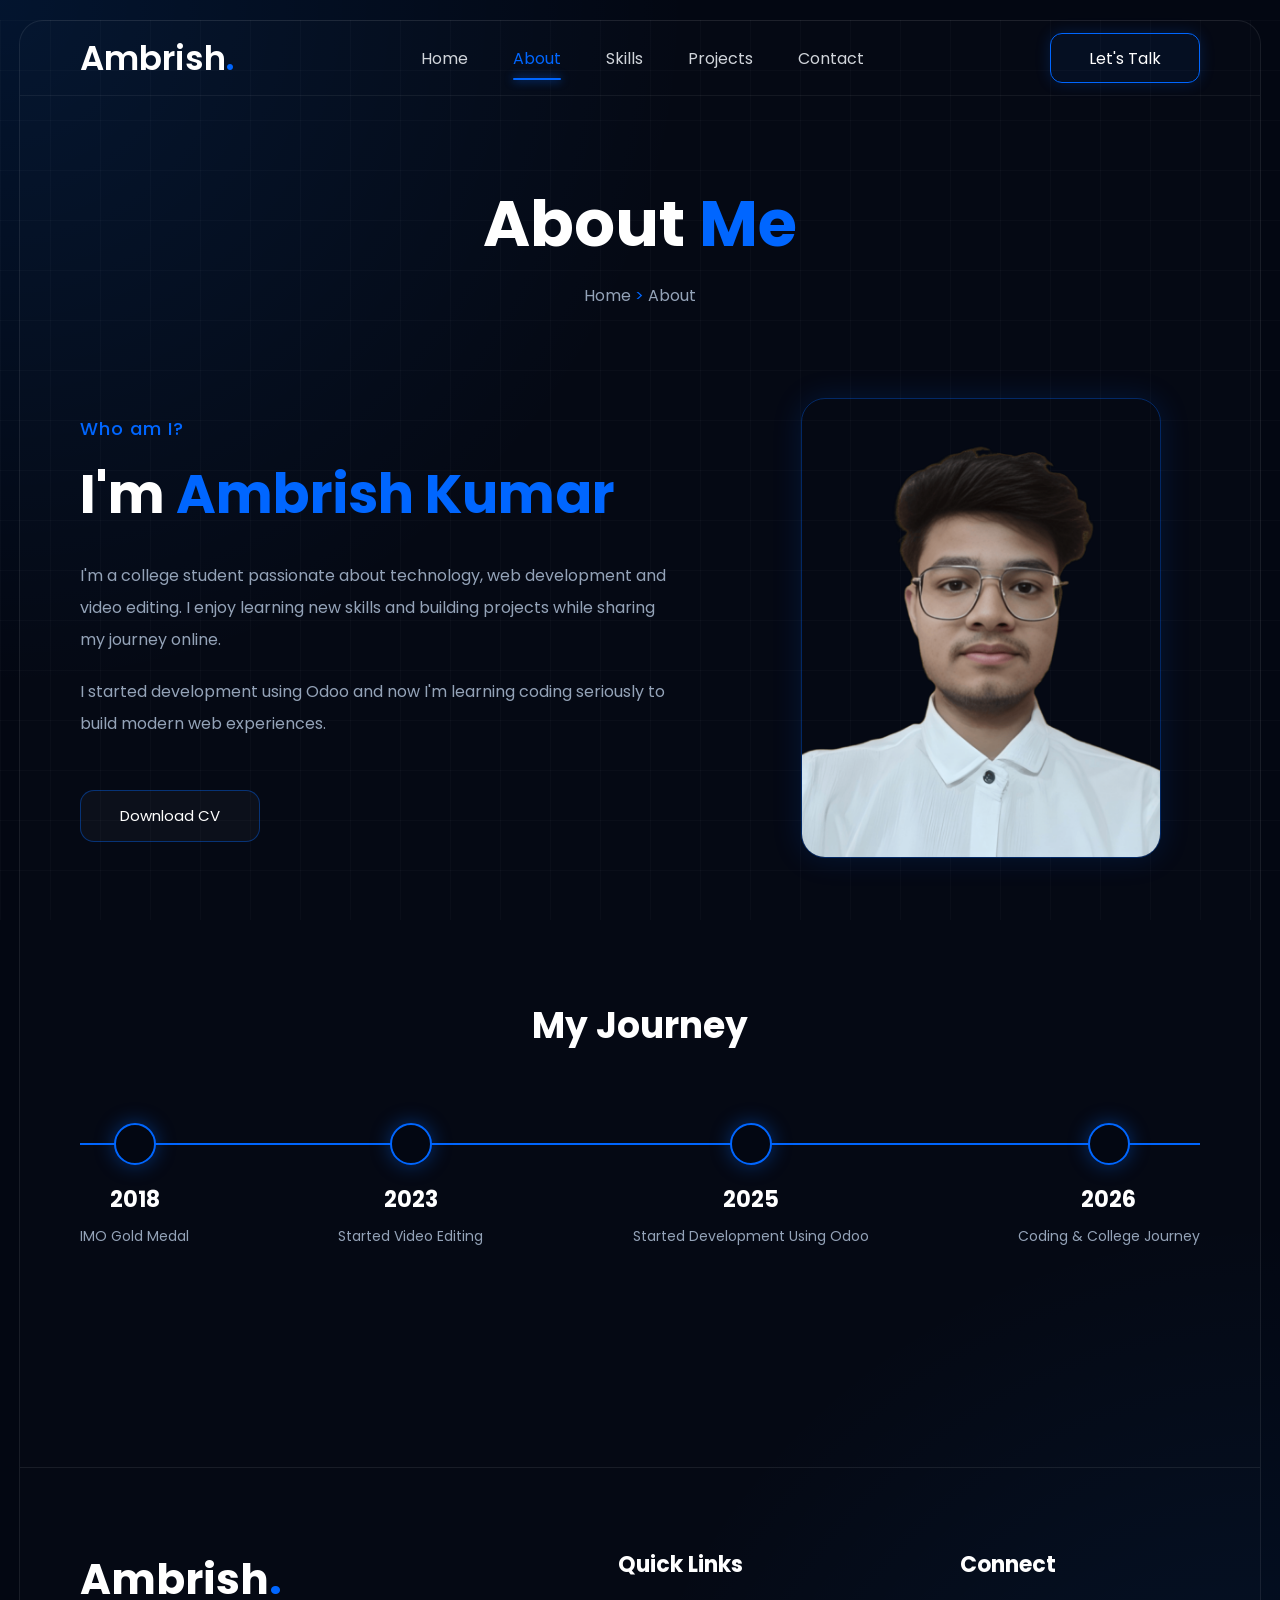
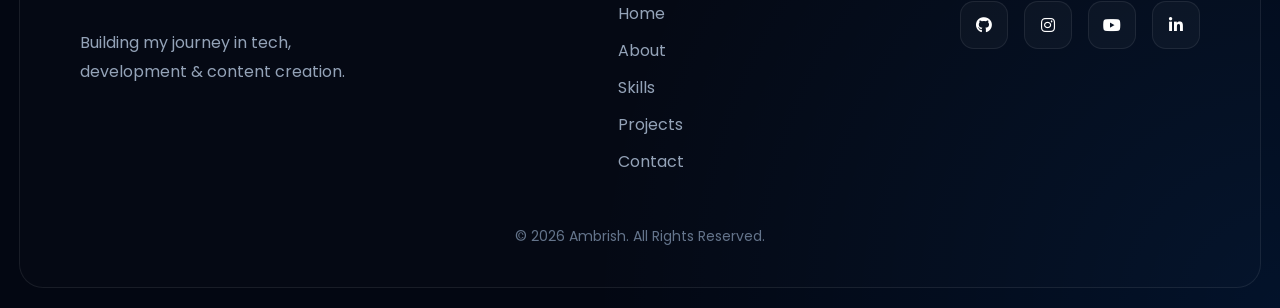
<file: about.html>
<!DOCTYPE html>
<html lang="en">

<head>

    <meta charset="UTF-8">

    <meta name="viewport" content="width=device-width, initial-scale=1.0">

    <title>About | Ambrish</title>

    <link rel="stylesheet" href="about.css">

    <!-- GOOGLE FONT -->

    <link rel="preconnect" href="https://fonts.googleapis.com">

    <link rel="preconnect" href="https://fonts.gstatic.com" crossorigin>

    <link href="https://fonts.googleapis.com/css2?family=Poppins:wght@300;400;500;600;700;800&display=swap"
        rel="stylesheet">

    <!-- FONT AWESOME -->

    <link rel="stylesheet"
        href="https://cdnjs.cloudflare.com/ajax/libs/font-awesome/6.5.1/css/all.min.css">

    <!-- FAVICON -->

    <link rel="icon" type="image/png" href="favicon.png">

</head>

<body>

    <!-- GRID -->

    <div class="grid"></div>

    <!-- CONTAINER -->

    <div class="container">

        <!-- NAVBAR -->

        <nav>

            <!-- LOGO -->

            <div class="logo">

                Ambrish<span>.</span>

            </div>

            <!-- NAV LINKS -->

            <ul class="nav-links">

                <li>
                    <a href="index.html">Home</a>
                </li>

                <li>
                    <a href="about.html" class="active">About</a>
                </li>

                <li>
                    <a href="skills.html">Skills</a>
                </li>

                <li>
                    <a href="projects.html">Projects</a>
                </li>

                <li>
                    <a href="contact.html">Contact</a>
                </li>

            </ul>

            <!-- BUTTON -->

            <button class="talk-btn">

                Let's Talk

            </button>

        </nav>

        <!-- ABOUT HERO -->

        <section class="about-hero">

            <!-- TOP -->

            <div class="about-top">

                <h1>

                    About <span>Me</span>

                </h1>

                <p>

                    Home <span>></span> About

                </p>

            </div>

            <!-- CONTENT -->

            <div class="about-content">

                <!-- LEFT -->

                <div class="about-left">

                    <span class="small-title">

                        Who am I?

                    </span>

                    <h2>

                        I'm <span>Ambrish Kumar</span>

                    </h2>

                    <p>

                        I'm a college student passionate about
                        technology, web development and video editing.
                        I enjoy learning new skills and building projects
                        while sharing my journey online.

                    </p>

                    <p>

                        I started development using Odoo and now
                        I'm learning coding seriously to build
                        modern web experiences.

                    </p>

                    <button class="cv-btn">

                        Download CV

                    </button>

                </div>

                <!-- RIGHT -->

                <div class="about-right">

                    <div class="image-box">

                        <img src="ambrish.png" alt="">

                    </div>

                </div>

            </div>

            <!-- JOURNEY -->

            <div class="journey">

                <h3>

                    My Journey

                </h3>

                <div class="timeline">

                    <div class="line"></div>

                    <!-- ITEM -->

                    <div class="timeline-item">

                        <div class="circle"></div>

                        <h4>2018</h4>

                        <p>IMO Gold Medal</p>

                    </div>

                    <!-- ITEM -->

                    <div class="timeline-item">

                        <div class="circle"></div>

                        <h4>2023</h4>

                        <p>Started Video Editing</p>

                    </div>

                    <!-- ITEM -->

                    <div class="timeline-item">

                        <div class="circle"></div>

                        <h4>2025</h4>

                        <p>Started Development Using Odoo</p>

                    </div>

                    <!-- ITEM -->

                    <div class="timeline-item">

                        <div class="circle"></div>

                        <h4>2026</h4>

                        <p>Coding & College Journey</p>

                    </div>

                </div>

            </div>

        </section>

        <!-- FOOTER -->

        <footer class="footer">

            <!-- LEFT -->

            <div class="footer-left">

                <h2>

                    Ambrish<span>.</span>

                </h2>

                <p>

                    Building my journey in tech,
                    development & content creation.

                </p>

            </div>

            <!-- CENTER -->

            <div class="footer-links">

                <h3>

                    Quick Links

                </h3>

                <a href="main-page.html">Home</a>

                <a href="about.html">About</a>

                <a href="#">Skills</a>

                <a href="#">Projects</a>

                <a href="#">Contact</a>

            </div>

            <!-- RIGHT -->

            <div class="footer-social">

                <h3>

                    Connect

                </h3>

                <div class="social-icons">

                    <a href="https://github.com/ambrish-exe"><i class="fa-brands fa-github"></i></a>

                <a href="https://www.instagram.com/ambrish.exe"><i class="fa-brands fa-instagram"></i></a>

                <a href="https://www.youtube.com/@AmbrishLogs"><i class="fa-brands fa-youtube"></i></a>

                <a href="https://www.linkedin.com/in/ambrish990"><i class="fa-brands fa-linkedin-in"></i></a>

                </div>

            </div>

        </footer>

        <!-- FOOTER BOTTOM -->

        <div class="footer-bottom">

            <p>

                © 2026 Ambrish. All Rights Reserved.

            </p>

        </div>

    </div>

</body>

</html>
</file>
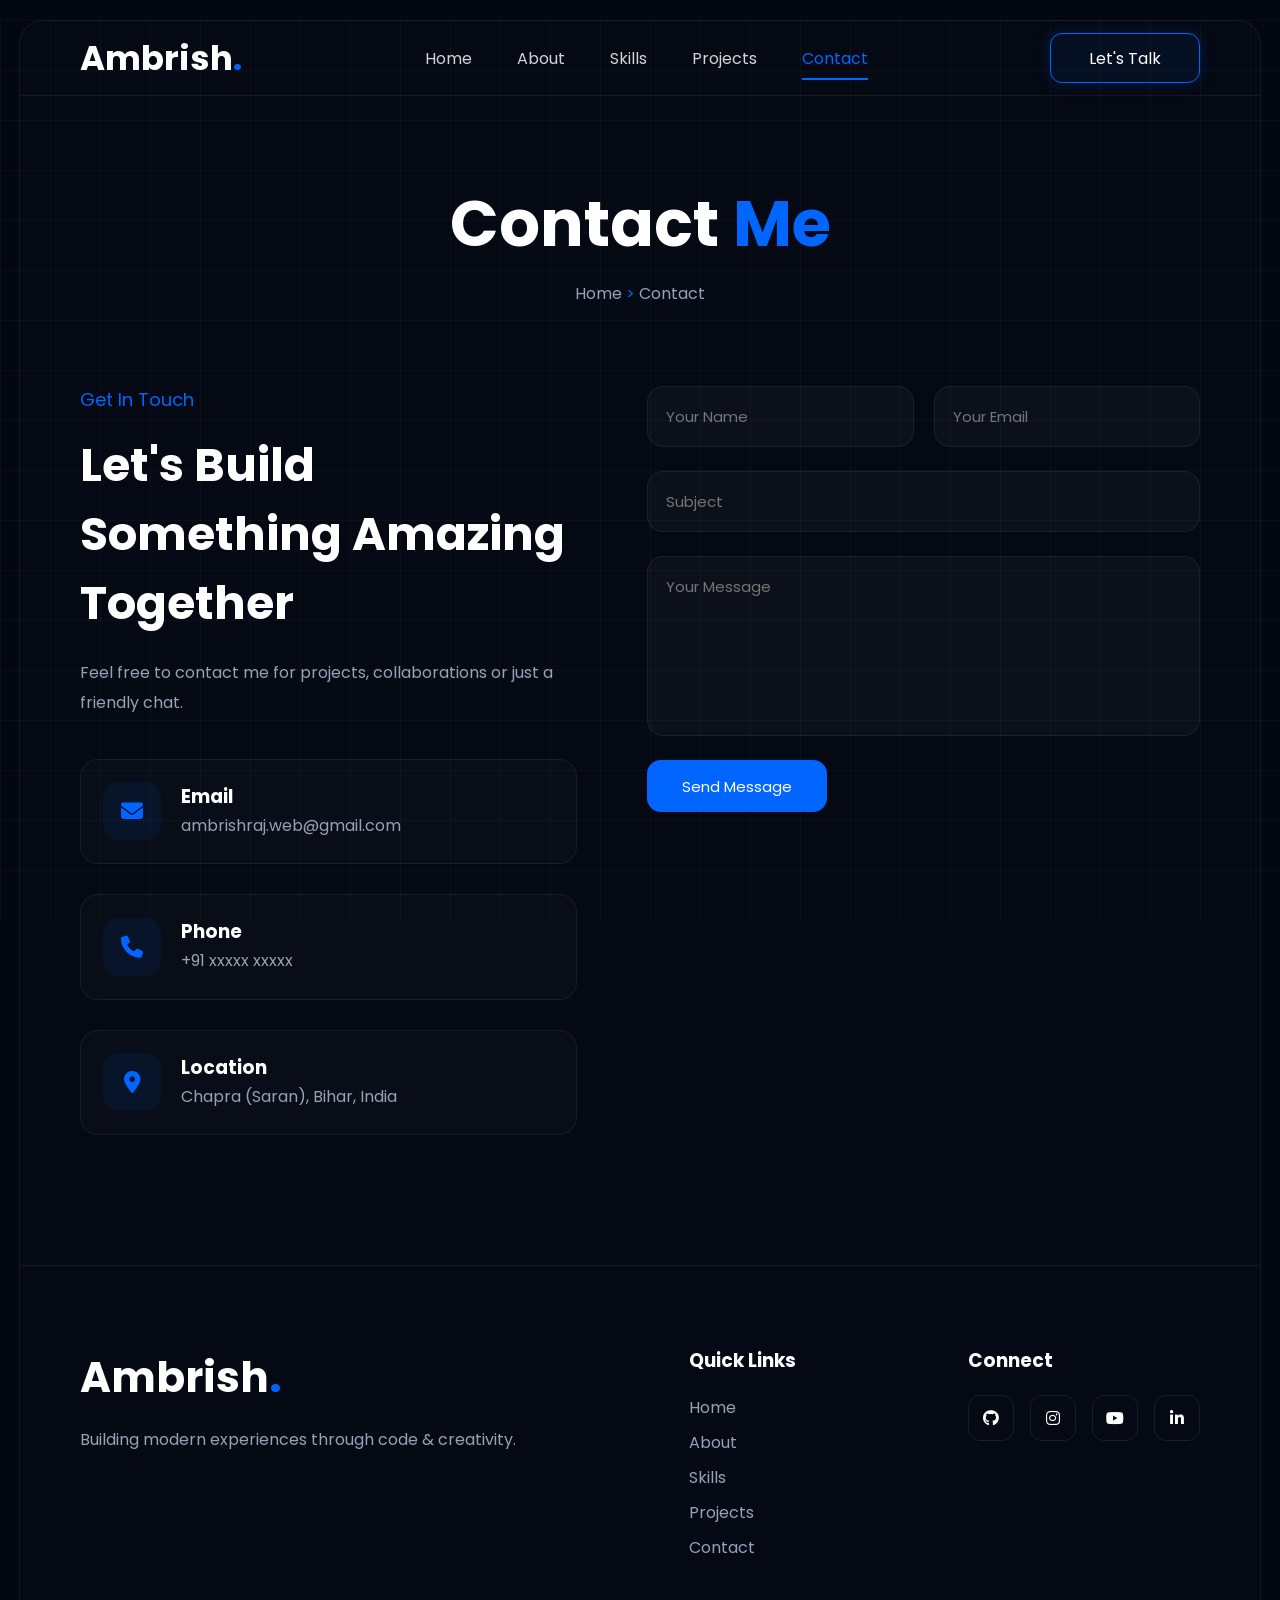
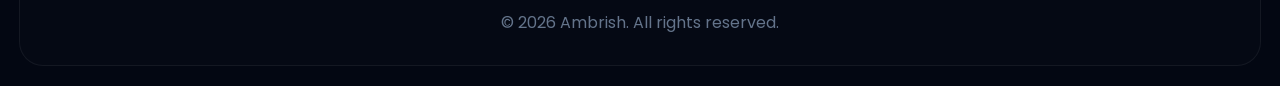
<file: contact.html>
<!DOCTYPE html>
<html lang="en">

<head>

    <meta charset="UTF-8">

    <meta name="viewport" content="width=device-width, initial-scale=1.0">

    <title>Contact | Ambrish</title>

    <link rel="stylesheet" href="contact.css">

    <!-- GOOGLE FONT -->

    <link rel="preconnect" href="https://fonts.googleapis.com">

    <link rel="preconnect" href="https://fonts.gstatic.com" crossorigin>

    <link href="https://fonts.googleapis.com/css2?family=Poppins:wght@300;400;500;600;700;800&display=swap"
        rel="stylesheet">

    <!-- FONT AWESOME -->

    <link rel="stylesheet"
        href="https://cdnjs.cloudflare.com/ajax/libs/font-awesome/6.5.1/css/all.min.css">

</head>

<body>

    <!-- GRID -->

    <div class="grid"></div>

    <!-- CONTAINER -->

    <div class="container">

        <!-- NAVBAR -->

        <nav>

            <div class="logo">

                Ambrish<span>.</span>

            </div>

            <ul class="nav-links">

                <li>
                    <a href="index.html">Home</a>
                </li>

                <li>
                    <a href="about.html">About</a>
                </li>

                <li>
                    <a href="skills.html">Skills</a>
                </li>

                <li>
                    <a href="projects.html">Projects</a>
                </li>

                <li>
                    <a href="contact.html" class="active">Contact</a>
                </li>

            </ul>

            <button class="talk-btn">

                Let's Talk

            </button>

        </nav>

        <!-- CONTACT SECTION -->

        <section class="contact-section">

            <!-- HEADING -->

            <div class="contact-heading">

                <h1>

                    Contact <span>Me</span>

                </h1>

                <p>

                    Home <span>></span> Contact

                </p>

            </div>

            <!-- CONTACT CONTENT -->

            <div class="contact-content">

                <!-- LEFT -->

                <div class="contact-left">

                    <span class="small-title">

                        Get In Touch

                    </span>

                    <h2>

                        Let's Build Something Amazing Together

                    </h2>

                    <p>

                        Feel free to contact me for projects,
                        collaborations or just a friendly chat.
                    </p>

                    <!-- INFO -->

                    <div class="contact-info">

                        <div class="info-box">

                            <i class="fa-solid fa-envelope"></i>

                            <div>

                                <h3>Email</h3>

                                <p>ambrishraj.web@gmail.com</p>

                            </div>

                        </div>

                        <div class="info-box">

                            <i class="fa-solid fa-phone"></i>

                            <div>

                                <h3>Phone</h3>

                                <p>+91 xxxxx xxxxx</p>

                            </div>

                        </div>

                        <div class="info-box">

                            <i class="fa-solid fa-location-dot"></i>

                            <div>

                                <h3>Location</h3>

                                <p>Chapra (Saran), Bihar, India</p>

                            </div>

                        </div>

                    </div>

                </div>

                <!-- RIGHT -->

                <div class="contact-right">

                    <form>

                        <div class="input-group">

                            <input type="text" placeholder="Your Name">

                            <input type="email" placeholder="Your Email">

                        </div>

                        <input type="text" placeholder="Subject">

                        <textarea placeholder="Your Message"></textarea>

                        <button type="submit">

                            Send Message

                        </button>

                    </form>

                </div>

            </div>

        </section>

        <!-- FOOTER -->

        <footer class="footer">

            <div class="footer-left">

                <h2>

                    Ambrish<span>.</span>

                </h2>

                <p>

                    Building modern experiences
                    through code & creativity.

                </p>

            </div>

            <div class="footer-links">

                <h3>

                    Quick Links

                </h3>

                <a href="main-page.html">Home</a>

                <a href="about.html">About</a>

                <a href="skills.html">Skills</a>

                <a href="projects.html">Projects</a>

                <a href="contact.html">Contact</a>

            </div>

            <div class="footer-social">

                <h3>

                    Connect

                </h3>

                <div class="social-icons">

                  <a href="https://github.com/ambrish-exe"><i class="fa-brands fa-github"></i></a>

                <a href="https://www.instagram.com/ambrish.exe"><i class="fa-brands fa-instagram"></i></a>

                <a href="https://www.youtube.com/@AmbrishLogs"><i class="fa-brands fa-youtube"></i></a>

                <a href="https://www.linkedin.com/in/ambrish990"><i class="fa-brands fa-linkedin-in"></i></a>

                </div>

            </div>

        </footer>

        <!-- COPYRIGHT -->

        <div class="footer-bottom">

            <p>

                © 2026 Ambrish. All rights reserved.

            </p>

        </div>

    </div>

</body>

</html>
</file>
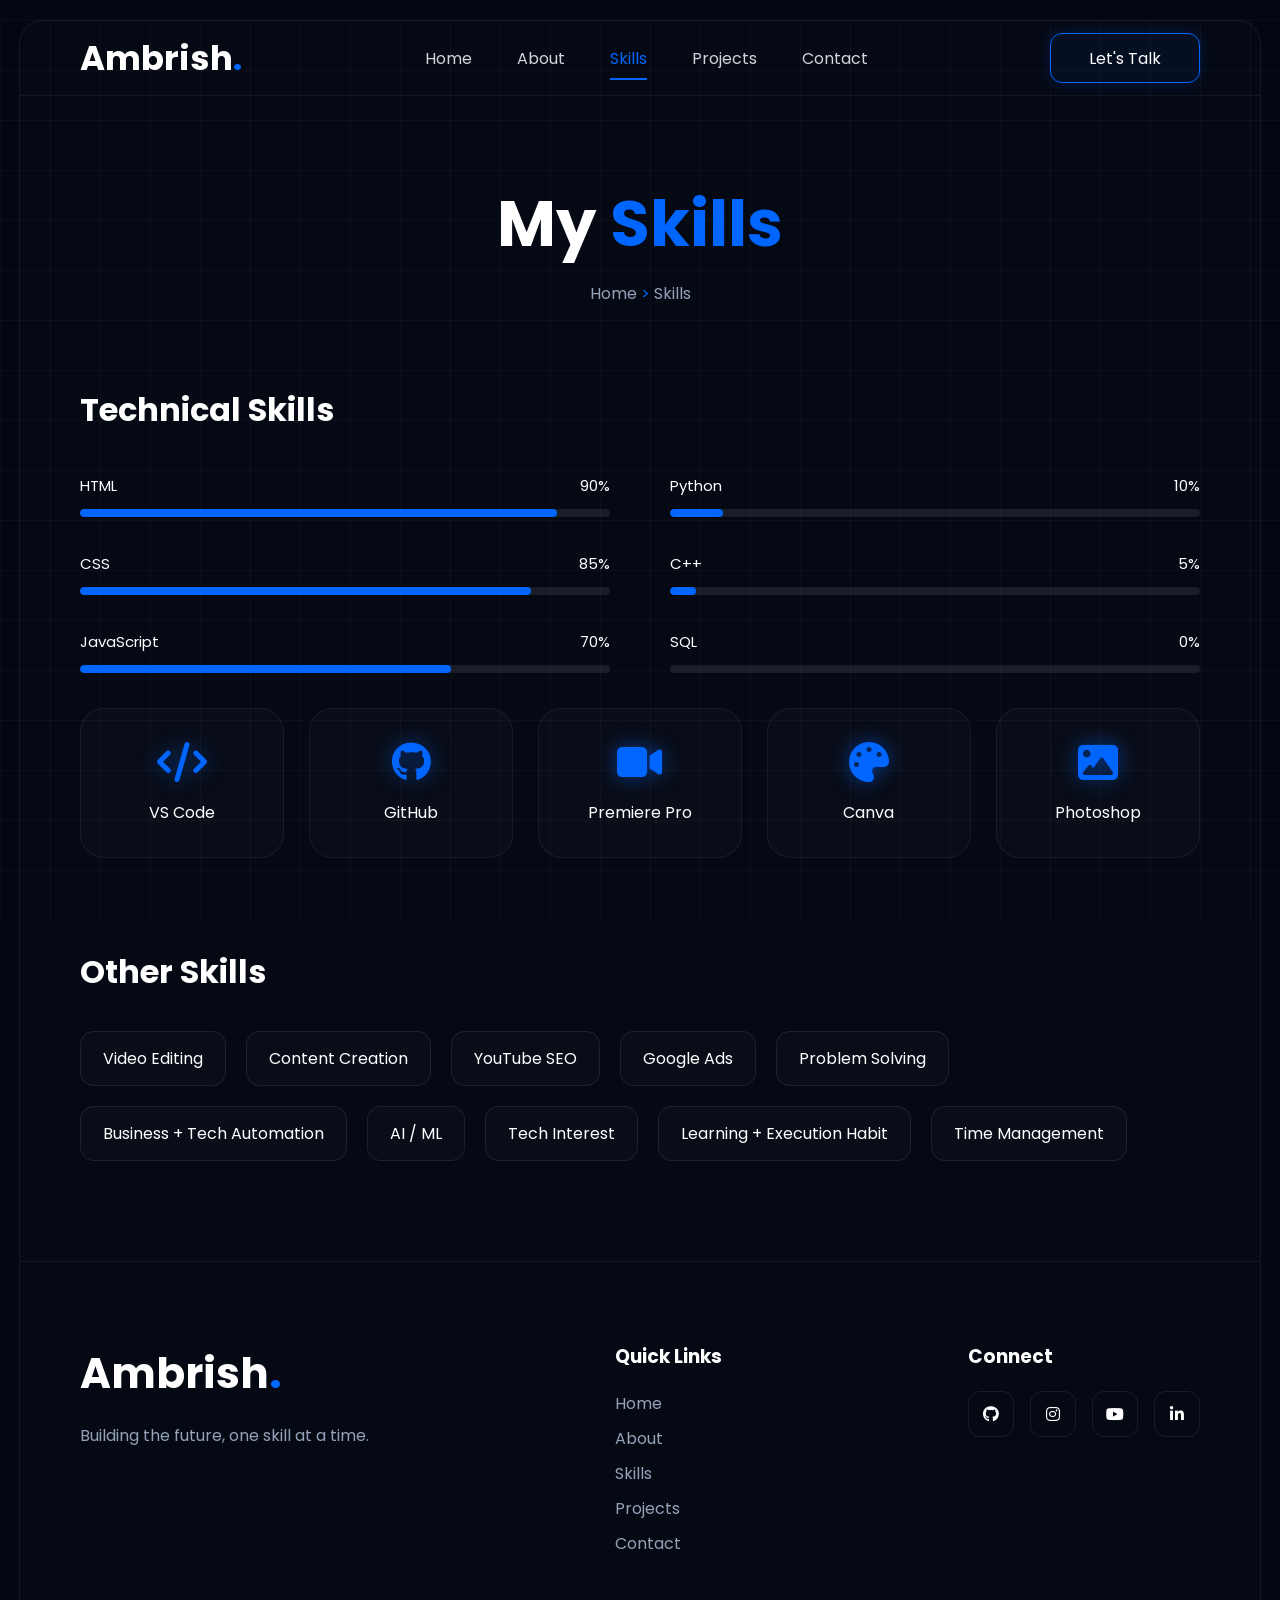
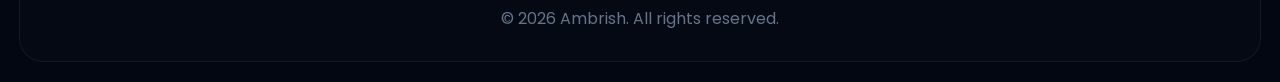
<file: skills.html>
<!DOCTYPE html>
<html lang="en">

<head>

    <meta charset="UTF-8">

    <meta name="viewport" content="width=device-width, initial-scale=1.0">

    <title>Skills | Ambrish</title>

    <link rel="stylesheet" href="skills.css">

    <!-- GOOGLE FONT -->

    <link rel="preconnect" href="https://fonts.googleapis.com">

    <link rel="preconnect" href="https://fonts.gstatic.com" crossorigin>

    <link href="https://fonts.googleapis.com/css2?family=Poppins:wght@300;400;500;600;700;800&display=swap"
        rel="stylesheet">

    <!-- FONT AWESOME -->

    <link rel="stylesheet"
        href="https://cdnjs.cloudflare.com/ajax/libs/font-awesome/6.5.1/css/all.min.css">

</head>

<body>

    <!-- GRID -->

    <div class="grid"></div>

    <!-- CONTAINER -->

    <div class="container">

        <!-- NAVBAR -->

        <nav>

            <div class="logo">

                Ambrish<span>.</span>

            </div>

            <ul class="nav-links">

                <li>
                    <a href="index.html">Home</a>
                </li>

                <li>
                    <a href="about.html">About</a>
                </li>

                <li>
                    <a href="skills.html" class="active">Skills</a>
                </li>

                <li>
                    <a href="projects.html">Projects</a>
                </li>

                <li>
                    <a href="contact.html">Contact</a>
                </li>

            </ul>

            <button class="talk-btn">

                Let's Talk

            </button>

        </nav>

        <!-- SKILLS SECTION -->

        <section class="skills-section">

            <!-- HEADING -->

            <div class="skills-heading">

                <h1>

                    My <span>Skills</span>

                </h1>

                <p>

                    Home <span>></span> Skills

                </p>

            </div>

            <!-- TECHNICAL SKILLS -->

            <div class="technical-skills">

                <h2>

                    Technical Skills

                </h2>

                <div class="skills-grid">

                    <!-- LEFT -->

                    <div class="skills-column">

                        <!-- SKILL -->

                        <div class="skill">

                            <div class="skill-info">

                                <span>HTML</span>

                                <span>90%</span>

                            </div>

                            <div class="progress-bar">

                                <div class="progress html"></div>

                            </div>

                        </div>

                        <!-- SKILL -->

                        <div class="skill">

                            <div class="skill-info">

                                <span>CSS</span>

                                <span>85%</span>

                            </div>

                            <div class="progress-bar">

                                <div class="progress css"></div>

                            </div>

                        </div>

                        <!-- SKILL -->

                        <div class="skill">

                            <div class="skill-info">

                                <span>JavaScript</span>

                                <span>70%</span>

                            </div>

                            <div class="progress-bar">

                                <div class="progress js"></div>

                            </div>

                        </div>

                    </div>

                    <!-- RIGHT -->

                    <div class="skills-column">

                        <!-- SKILL -->

                        <div class="skill">

                            <div class="skill-info">

                                <span>Python</span>

                                <span>10%</span>

                            </div>

                            <div class="progress-bar">

                                <div class="progress python"></div>

                            </div>

                        </div>

                        <!-- SKILL -->

                        <div class="skill">

                            <div class="skill-info">

                                <span>C++</span>

                                <span>5%</span>

                            </div>

                            <div class="progress-bar">

                                <div class="progress cpp"></div>

                            </div>

                        </div>

                        <!-- SKILL -->

                        <div class="skill">

                            <div class="skill-info">

                                <span>SQL</span>

                                <span>0%</span>

                            </div>

                            <div class="progress-bar">

                                <div class="progress sql"></div>

                            </div>

                        </div>

                    </div>

                </div>

            </div>

            <!-- TOOLS -->

            <div class="tools-grid">

    <!-- VS CODE -->

    <div class="tool-card">

        <i class="fa-solid fa-code"></i>

        <p>VS Code</p>

    </div>

    <!-- GITHUB -->

    <div class="tool-card">

        <i class="fa-brands fa-github"></i>

        <p>GitHub</p>

    </div>

    <!-- PREMIERE PRO -->

    <div class="tool-card">

        <i class="fa-solid fa-video"></i>

        <p>Premiere Pro</p>

    </div>

    <!-- CANVA -->

    <div class="tool-card">

        <i class="fa-solid fa-palette"></i>

        <p>Canva</p>

    </div>

    <!-- PHOTOSHOP -->

    <div class="tool-card">

        <i class="fa-solid fa-image"></i>

        <p>Photoshop</p>

    </div>

</div>

            <!-- OTHER SKILLS -->

            <div class="other-skills">

                <h2>

                    Other Skills

                </h2>

                <div class="other-tags">

                    <span>Video Editing</span>

                    <span>Content Creation</span>

                    <span>YouTube SEO</span>

                    <span>Google Ads</span>

                    <span>Problem Solving</span>

                    <span>Business + Tech Automation</span>

                    <span>AI / ML</span>

                    <span>Tech Interest</span>

                    <span>Learning + Execution Habit</span>

                    <span>Time Management</span>

                </div>

            </div>

        </section>

        <!-- FOOTER -->

        <footer class="footer">

            <div class="footer-left">

                <h2>

                    Ambrish<span>.</span>

                </h2>

                <p>

                    Building the future,
                    one skill at a time.

                </p>

            </div>

            <div class="footer-links">

                <h3>

                    Quick Links

                </h3>

                <a href="main-page.html">Home</a>

                <a href="about.html">About</a>

                <a href="skills.html">Skills</a>

                <a href="projects.html">Projects</a>

                <a href="#">Contact</a>

            </div>

            <div class="footer-social">

                <h3>

                    Connect

                </h3>

                <div class="social-icons">

                    <a href="https://github.com/ambrish-exe"><i class="fa-brands fa-github"></i></a>

                <a href="https://www.instagram.com/ambrish.exe"><i class="fa-brands fa-instagram"></i></a>

                <a href="https://www.youtube.com/@AmbrishLogs"><i class="fa-brands fa-youtube"></i></a>

                <a href="https://www.linkedin.com/in/ambrish990"><i class="fa-brands fa-linkedin-in"></i></a>

                </div>

            </div>

        </footer>

        <!-- COPYRIGHT -->

        <div class="footer-bottom">

            <p>

                © 2026 Ambrish. All rights reserved.

            </p>

        </div>

    </div>

</body>

</html>
</file>
<file: about.css>
@import url('https://fonts.googleapis.com/css2?family=Poppins:wght@300;400;500;600;700;800&display=swap');

*{

    margin:0;
    padding:0;
    box-sizing:border-box;
    font-family:'Poppins',sans-serif;
}

body{

    background:
    radial-gradient(circle at top left,
    rgba(0,119,255,0.12),
    transparent 30%),

    radial-gradient(circle at bottom right,
    rgba(0,119,255,0.10),
    transparent 30%),

    #030712;

    color:white;

    overflow-x:hidden;
}

/* GRID */

.grid{

    position:fixed;

    width:100%;
    height:100%;

    background-image:
    linear-gradient(rgba(255,255,255,0.025) 1px, transparent 1px),
    linear-gradient(90deg, rgba(255,255,255,0.025) 1px, transparent 1px);

    background-size:50px 50px;

    z-index:-1;
}

/* CONTAINER */

.container{

    width:97%;

    margin:20px auto;

    border-radius:24px;

    border:1px solid rgba(255,255,255,0.08);

    background:rgba(255,255,255,0.01);
}

/* NAVBAR */

nav{

    height:75px;

    padding:0 60px;

    display:flex;
    align-items:center;
    justify-content:space-between;

    border-bottom:1px solid rgba(255,255,255,0.06);
}

/* LOGO */

.logo{

    font-size:34px;

    font-weight:600;
}

.logo span{

    color:#0066ff;
}

/* NAV LINKS */

.nav-links{

    display:flex;

    gap:45px;

    list-style:none;
}

.nav-links a{

    position:relative;

    text-decoration:none;

    color:#d1d5db;

    font-size:16px;

    transition:0.3s;
}

.nav-links a:hover{

    color:#0066ff;
}

/* ACTIVE */

.nav-links a.active{

    color:#0066ff;
}

.nav-links a.active::after{

    content:"";

    position:absolute;

    left:0;
    bottom:-10px;

    width:100%;
    height:2px;

    background:#0066ff;

    border-radius:20px;

    box-shadow:0 0 10px #0066ff;
}

/* BUTTON */

.talk-btn{

    width:150px;
    height:50px;

    border-radius:12px;

    border:1px solid #0066ff;

    background:rgba(0,102,255,0.06);

    color:white;

    font-size:16px;

    cursor:pointer;

    transition:0.3s;

    box-shadow:0 0 15px rgba(0,102,255,0.2);
}

.talk-btn:hover{

    background:#0066ff;
}

/* ABOUT HERO */

.about-hero{

    padding:80px 60px 100px;
}

/* TOP */

.about-top{

    text-align:center;
}

.about-top h1{

    font-size:64px;

    font-weight:700;
}

.about-top h1 span{

    color:#0066ff;
}

.about-top p{

    margin-top:12px;

    color:#94a3b8;
}

.about-top p span{

    color:#0066ff;
}

/* CONTENT */

.about-content{

    margin-top:90px;

    display:flex;

    justify-content:space-between;

    align-items:center;

    gap:80px;
}

/* LEFT */

.about-left{

    width:55%;
}

.small-title{

    color:#0066ff;

    font-size:18px;

    font-weight:500;

    letter-spacing:1px;
}

.about-left h2{

    font-size:54px;

    margin-top:12px;

    margin-bottom:25px;
}

.about-left h2 span{

    color:#0066ff;
}

.about-left p{

    color:#94a3b8;

    line-height:2;

    margin-bottom:20px;

    font-size:16px;
}

/* BUTTON */

.cv-btn{

    margin-top:30px;

    width:180px;
    height:52px;

    border-radius:14px;

    border:1px solid rgba(0,102,255,0.4);

    background:rgba(255,255,255,0.03);

    color:white;

    font-size:15px;

    cursor:pointer;

    transition:0.3s;
}

.cv-btn:hover{

    background:rgba(0,102,255,0.1);

    border-color:#0066ff;
}

/* RIGHT */

.about-right{

    width:40%;

    display:flex;

    justify-content:center;
}

/* IMAGE BOX */

.image-box{

    width:360px;
    height:460px;

    border-radius:24px;

    overflow:hidden;

    border:1px solid rgba(0,102,255,0.35);

    box-shadow:
    0 0 30px rgba(0,102,255,0.15);

    position:relative;
}

.image-box img{

    width:100%;
    height:100%;

    object-fit:cover;
}

/* JOURNEY */

.journey{

    margin-top:140px;
}

.journey h3{

    font-size:36px;

    margin-bottom:70px;

    text-align:center;
}

/* TIMELINE */

.timeline{

    position:relative;

    display:flex;

    justify-content:space-between;

    align-items:flex-start;
}

.line{

    position:absolute;

    top:20px;
    left:0;

    width:100%;
    height:2px;

    background:#0066ff;
}

.timeline-item{

    position:relative;

    text-align:center;

    z-index:2;
}

.circle{

    width:42px;
    height:42px;

    border-radius:50%;

    background:#030712;

    border:2px solid #0066ff;

    margin:auto;

    margin-bottom:18px;

    box-shadow:0 0 20px rgba(0,102,255,0.4);
}

.timeline-item h4{

    font-size:22px;

    margin-bottom:10px;
}

.timeline-item p{

    color:#94a3b8;

    font-size:14px;
}

/* FOOTER */

.footer{

    margin-top:120px;

    padding:80px 60px 40px;

    border-top:1px solid rgba(255,255,255,0.08);

    display:flex;

    justify-content:space-between;

    gap:60px;

    flex-wrap:wrap;
}

/* LEFT */

.footer-left h2{

    font-size:42px;

    font-weight:700;
}

.footer-left span{

    color:#0066ff;
}

.footer-left p{

    margin-top:18px;

    color:#94a3b8;

    max-width:320px;

    line-height:1.8;
}

/* LINKS */

.footer-links h3,
.footer-social h3{

    margin-bottom:20px;

    font-size:22px;
}

.footer-links{

    display:flex;

    flex-direction:column;
}

.footer-links a{

    margin-bottom:12px;

    color:#94a3b8;

    text-decoration:none;

    transition:0.3s;
}

.footer-links a:hover{

    color:#0066ff;
}

/* SOCIAL */

.social-icons{

    display:flex;

    gap:16px;
}

.social-icons a{

    width:48px;
    height:48px;

    border-radius:14px;

    border:1px solid rgba(255,255,255,0.08);

    display:flex;

    align-items:center;

    justify-content:center;

    color:white;

    text-decoration:none;

    transition:0.3s;

    background:rgba(255,255,255,0.03);
}

.social-icons a:hover{

    border-color:#0066ff;

    background:rgba(0,102,255,0.08);

    transform:translateY(-4px);
}

/* BOTTOM */

.footer-bottom{

    text-align:center;

    padding-bottom:40px;
}

.footer-bottom p{

    color:#64748b;

    font-size:14px;
}

/* =========================
   RESPONSIVE DESIGN
========================= */

@media(max-width:1024px){

    .projects-grid,
    .skills-grid,
    .contact-content,
    .about-content{

        grid-template-columns:1fr;

        flex-direction:column;
    }

    .tools-grid{

        grid-template-columns:repeat(2,1fr);
    }
}

@media(max-width:768px){

    nav{

        padding:0 25px;

        flex-wrap:wrap;

        height:auto;

        padding-top:20px;
        padding-bottom:20px;

        gap:20px;
    }

    .nav-links{

        gap:20px;

        flex-wrap:wrap;

        justify-content:center;
    }

    .container{

        width:100%;

        border-radius:0;

        margin:0;
    }

    .about-hero,
    .projects-section,
    .skills-section,
    .contact-section{

        padding:60px 25px;
    }

    .about-top h1,
    .projects-heading h1,
    .skills-heading h1,
    .contact-heading h1{

        font-size:42px;
    }

    .about-left,
    .about-right,
    .contact-left,
    .contact-right{

        width:100%;
    }

    .image-box{

        width:100%;

        height:400px;
    }

    .projects-grid{

        grid-template-columns:1fr;
    }

    .tools-grid{

        grid-template-columns:1fr 1fr;
    }

    .footer{

        padding:60px 25px 30px;

        flex-direction:column;
    }

    .timeline{

        flex-direction:column;

        gap:50px;
    }

    .line{

        display:none;
    }

    .input-group{

        flex-direction:column;
    }
}
</file>
<file: contact.css>
*{

    margin:0;
    padding:0;
    box-sizing:border-box;
    font-family:'Poppins',sans-serif;
}

body{

    background:#030712;

    color:white;

    overflow-x:hidden;
}

/* GRID */

.grid{

    position:fixed;

    width:100%;
    height:100%;

    background-image:
    linear-gradient(rgba(255,255,255,0.03) 1px, transparent 1px),
    linear-gradient(90deg, rgba(255,255,255,0.03) 1px, transparent 1px);

    background-size:50px 50px;

    z-index:-1;
}

/* CONTAINER */

.container{

    width:97%;

    margin:20px auto;

    border:1px solid rgba(255,255,255,0.06);

    border-radius:24px;

    background:rgba(255,255,255,0.01);
}

/* NAVBAR */

nav{

    height:75px;

    padding:0 60px;

    display:flex;

    align-items:center;

    justify-content:space-between;

    border-bottom:1px solid rgba(255,255,255,0.06);
}

/* LOGO */

.logo{

    font-size:34px;

    font-weight:700;
}

.logo span{

    color:#0066ff;
}

/* LINKS */

.nav-links{

    display:flex;

    gap:45px;

    list-style:none;
}

.nav-links a{

    position:relative;

    text-decoration:none;

    color:#d1d5db;

    transition:0.3s;
}

.nav-links a:hover{

    color:#0066ff;
}

.nav-links a.active{

    color:#0066ff;
}

.nav-links a.active::after{

    content:"";

    position:absolute;

    left:0;
    bottom:-10px;

    width:100%;
    height:2px;

    background:#0066ff;
}

/* BUTTON */

.talk-btn{

    width:150px;
    height:50px;

    border-radius:12px;

    border:1px solid #0066ff;

    background:rgba(0,102,255,0.06);

    color:white;

    font-size:16px;

    cursor:pointer;

    transition:0.3s;

    box-shadow:0 0 15px rgba(0,102,255,0.2);
}

.talk-btn:hover{

    background:#0066ff;
}

/* SECTION */

.contact-section{

    padding:80px 60px 100px;
}

/* HEADING */

.contact-heading{

    text-align:center;
}

.contact-heading h1{

    font-size:64px;
}

.contact-heading span{

    color:#0066ff;
}

.contact-heading p{

    margin-top:10px;

    color:#94a3b8;
}

/* CONTENT */

.contact-content{

    margin-top:80px;

    display:flex;

    justify-content:space-between;

    gap:70px;
}

/* LEFT */

.contact-left{

    width:45%;
}

.small-title{

    color:#0066ff;

    font-size:18px;
}

.contact-left h2{

    font-size:46px;

    margin:18px 0 20px;
}

.contact-left p{

    color:#94a3b8;

    line-height:1.9;
}

/* INFO */

.contact-info{

    margin-top:40px;
}

.info-box{

    display:flex;

    align-items:center;

    gap:20px;

    margin-bottom:30px;

    padding:22px;

    border-radius:18px;

    background:rgba(255,255,255,0.02);

    border:1px solid rgba(255,255,255,0.06);
}

.info-box i{

    width:58px;
    height:58px;

    border-radius:16px;

    background:rgba(0,102,255,0.08);

    display:flex;

    align-items:center;

    justify-content:center;

    color:#0066ff;

    font-size:22px;
}

/* RIGHT */

.contact-right{

    width:50%;
}

/* FORM */

form{

    display:flex;

    flex-direction:column;

    gap:24px;
}

.input-group{

    display:flex;

    gap:20px;
}

input,
textarea{

    width:100%;

    padding:18px;

    border:none;

    outline:none;

    border-radius:16px;

    background:rgba(255,255,255,0.03);

    border:1px solid rgba(255,255,255,0.06);

    color:white;

    font-size:15px;
}

textarea{

    height:180px;

    resize:none;
}

/* BUTTON */

form button{

    width:180px;
    height:52px;

    border:none;

    border-radius:14px;

    background:#0066ff;

    color:white;

    font-size:15px;

    cursor:pointer;
}

/* FOOTER */

.footer{

    padding:80px 60px 40px;

    border-top:1px solid rgba(255,255,255,0.06);

    display:flex;

    justify-content:space-between;

    flex-wrap:wrap;

    gap:40px;
}

.footer-left h2{

    font-size:42px;
}

.footer-left span{

    color:#0066ff;
}

.footer-left p{

    margin-top:18px;

    color:#94a3b8;
}

/* LINKS */

.footer-links{

    display:flex;

    flex-direction:column;
}

.footer-links h3,
.footer-social h3{

    margin-bottom:20px;
}

.footer-links a{

    margin-bottom:10px;

    text-decoration:none;

    color:#94a3b8;
}

/* SOCIAL */

.social-icons{

    display:flex;

    gap:16px;
}

.social-icons a{

    width:46px;
    height:46px;

    border-radius:12px;

    border:1px solid rgba(255,255,255,0.08);

    display:flex;

    align-items:center;

    justify-content:center;

    color:white;

    text-decoration:none;
}

/* COPYRIGHT */

.footer-bottom{

    text-align:center;

    padding-bottom:30px;
}

.footer-bottom p{

    color:#64748b;
}

/* =========================
   RESPONSIVE DESIGN
========================= */

@media(max-width:1024px){

    .projects-grid,
    .skills-grid,
    .contact-content,
    .about-content{

        grid-template-columns:1fr;

        flex-direction:column;
    }

    .tools-grid{

        grid-template-columns:repeat(2,1fr);
    }
}

@media(max-width:768px){

    nav{

        padding:0 25px;

        flex-wrap:wrap;

        height:auto;

        padding-top:20px;
        padding-bottom:20px;

        gap:20px;
    }

    .nav-links{

        gap:20px;

        flex-wrap:wrap;

        justify-content:center;
    }

    .container{

        width:100%;

        border-radius:0;

        margin:0;
    }

    .about-hero,
    .projects-section,
    .skills-section,
    .contact-section{

        padding:60px 25px;
    }

    .about-top h1,
    .projects-heading h1,
    .skills-heading h1,
    .contact-heading h1{

        font-size:42px;
    }

    .about-left,
    .about-right,
    .contact-left,
    .contact-right{

        width:100%;
    }

    .image-box{

        width:100%;

        height:400px;
    }

    .projects-grid{

        grid-template-columns:1fr;
    }

    .tools-grid{

        grid-template-columns:1fr 1fr;
    }

    .footer{

        padding:60px 25px 30px;

        flex-direction:column;
    }

    .timeline{

        flex-direction:column;

        gap:50px;
    }

    .line{

        display:none;
    }

    .input-group{

        flex-direction:column;
    }
}
</file>
<file: skills.css>
*{

    margin:0;
    padding:0;
    box-sizing:border-box;
    font-family:'Poppins',sans-serif;
}

body{

    background:#030712;

    color:white;

    overflow-x:hidden;
}

/* GRID */

.grid{

    position:fixed;

    width:100%;
    height:100%;

    background-image:
    linear-gradient(rgba(255,255,255,0.03) 1px, transparent 1px),
    linear-gradient(90deg, rgba(255,255,255,0.03) 1px, transparent 1px);

    background-size:50px 50px;

    z-index:-1;
}

/* CONTAINER */

.container{

    width:97%;

    margin:20px auto;

    border:1px solid rgba(255,255,255,0.06);

    border-radius:24px;

    background:rgba(255,255,255,0.01);
}

/* NAVBAR */

nav{

    height:75px;

    padding:0 60px;

    display:flex;

    align-items:center;

    justify-content:space-between;

    border-bottom:1px solid rgba(255,255,255,0.06);
}

/* LOGO */

.logo{

    font-size:34px;

    font-weight:700;
}

.logo span{

    color:#0066ff;
}

/* LINKS */

.nav-links{

    display:flex;

    gap:45px;

    list-style:none;
}

.nav-links a{

    position:relative;

    text-decoration:none;

    color:#d1d5db;

    transition:0.3s;
}

.nav-links a:hover{

    color:#0066ff;
}

.nav-links a.active{

    color:#0066ff;
}

.nav-links a.active::after{

    content:"";

    position:absolute;

    left:0;
    bottom:-10px;

    width:100%;
    height:2px;

    background:#0066ff;
}

/* BUTTON */

.talk-btn{

    width:150px;
    height:50px;

    border-radius:12px;

    border:1px solid #0066ff;

    background:rgba(0,102,255,0.06);

    color:white;

    font-size:16px;

    cursor:pointer;

    transition:0.3s;

    box-shadow:0 0 15px rgba(0,102,255,0.2);
}

.talk-btn:hover{

    background:#0066ff;
}

/* SECTION */

.skills-section{

    padding:80px 60px 100px;
}

/* HEADING */

.skills-heading{

    text-align:center;
}

.skills-heading h1{

    font-size:64px;
}

.skills-heading span{

    color:#0066ff;
}

.skills-heading p{

    margin-top:10px;

    color:#94a3b8;
}

/* TECHNICAL */

.technical-skills{

    margin-top:80px;
}

.technical-skills h2{

    font-size:32px;

    margin-bottom:40px;
}

.skills-grid{

    display:grid;

    grid-template-columns:repeat(2,1fr);

    gap:60px;
}

/* SKILL */

.skill{

    margin-bottom:35px;
}

.skill-info{

    display:flex;

    justify-content:space-between;

    margin-bottom:12px;
}

.skill-info span{

    font-size:15px;
}

/* BAR */

.progress-bar{

    width:100%;

    height:8px;

    background:rgba(255,255,255,0.08);

    border-radius:20px;

    overflow:hidden;
}

.progress{

    height:100%;

    background:#0066ff;

    border-radius:20px;
}

/* WIDTHS */

.html{ width:90%; }

.css{ width:85%; }

.js{ width:70%; }

.python{ width:10%; }

.cpp{ width:5%; }

.sql{ width:0%; }


.tool-card i{

    font-size:42px;

    color:#0066ff;

    margin-bottom:18px;

    text-shadow:0 0 20px rgba(0,102,255,0.5);
}


/* TOOLS */

.tools-section{

    margin-top:90px;
}

.tools-section h2{

    font-size:32px;

    margin-bottom:40px;
}

.tools-grid{

    display:grid;

    grid-template-columns:repeat(5,1fr);

    gap:25px;
}

/* CARD */

.tool-card{

    height:150px;

    border-radius:24px;

    background:rgba(255,255,255,0.02);

    border:1px solid rgba(255,255,255,0.06);

    display:flex;

    flex-direction:column;

    align-items:center;

    justify-content:center;

    transition:0.3s;
}

.tool-card:hover{

    transform:translateY(-8px);

    border-color:#0066ff;
}

.tool-card i{

    font-size:40px;

    color:#0066ff;

    margin-bottom:18px;
}

/* OTHER */

.other-skills{

    margin-top:90px;
}

.other-skills h2{

    font-size:32px;

    margin-bottom:35px;
}

/* TAGS */

.other-tags{

    display:flex;

    flex-wrap:wrap;

    gap:20px;
}

.other-tags span{

    padding:14px 22px;

    border-radius:14px;

    border:1px solid rgba(255,255,255,0.08);

    background:rgba(255,255,255,0.02);
}

/* FOOTER */

.footer{

    padding:80px 60px 40px;

    border-top:1px solid rgba(255,255,255,0.06);

    display:flex;

    justify-content:space-between;

    flex-wrap:wrap;

    gap:40px;
}

.footer-left h2{

    font-size:42px;
}

.footer-left span{

    color:#0066ff;
}

.footer-left p{

    margin-top:18px;

    color:#94a3b8;
}

/* LINKS */

.footer-links{

    display:flex;

    flex-direction:column;
}

.footer-links h3,
.footer-social h3{

    margin-bottom:20px;
}

.footer-links a{

    margin-bottom:10px;

    text-decoration:none;

    color:#94a3b8;
}

/* SOCIAL */

.social-icons{

    display:flex;

    gap:16px;
}

.social-icons a{

    width:46px;
    height:46px;

    border-radius:12px;

    border:1px solid rgba(255,255,255,0.08);

    display:flex;

    align-items:center;

    justify-content:center;

    color:white;

    text-decoration:none;
}

/* COPYRIGHT */

.footer-bottom{

    text-align:center;

    padding-bottom:30px;
}

.footer-bottom p{

    color:#64748b;
}

/* =========================
   RESPONSIVE DESIGN
========================= */

@media(max-width:1024px){

    .projects-grid,
    .skills-grid,
    .contact-content,
    .about-content{

        grid-template-columns:1fr;

        flex-direction:column;
    }

    .tools-grid{

        grid-template-columns:repeat(2,1fr);
    }
}

@media(max-width:768px){

    nav{

        padding:0 25px;

        flex-wrap:wrap;

        height:auto;

        padding-top:20px;
        padding-bottom:20px;

        gap:20px;
    }

    .nav-links{

        gap:20px;

        flex-wrap:wrap;

        justify-content:center;
    }

    .container{

        width:100%;

        border-radius:0;

        margin:0;
    }

    .about-hero,
    .projects-section,
    .skills-section,
    .contact-section{

        padding:60px 25px;
    }

    .about-top h1,
    .projects-heading h1,
    .skills-heading h1,
    .contact-heading h1{

        font-size:42px;
    }

    .about-left,
    .about-right,
    .contact-left,
    .contact-right{

        width:100%;
    }

    .image-box{

        width:100%;

        height:400px;
    }

    .projects-grid{

        grid-template-columns:1fr;
    }

    .tools-grid{

        grid-template-columns:1fr 1fr;
    }

    .footer{

        padding:60px 25px 30px;

        flex-direction:column;
    }

    .timeline{

        flex-direction:column;

        gap:50px;
    }

    .line{

        display:none;
    }

    .input-group{

        flex-direction:column;
    }
}
</file>
